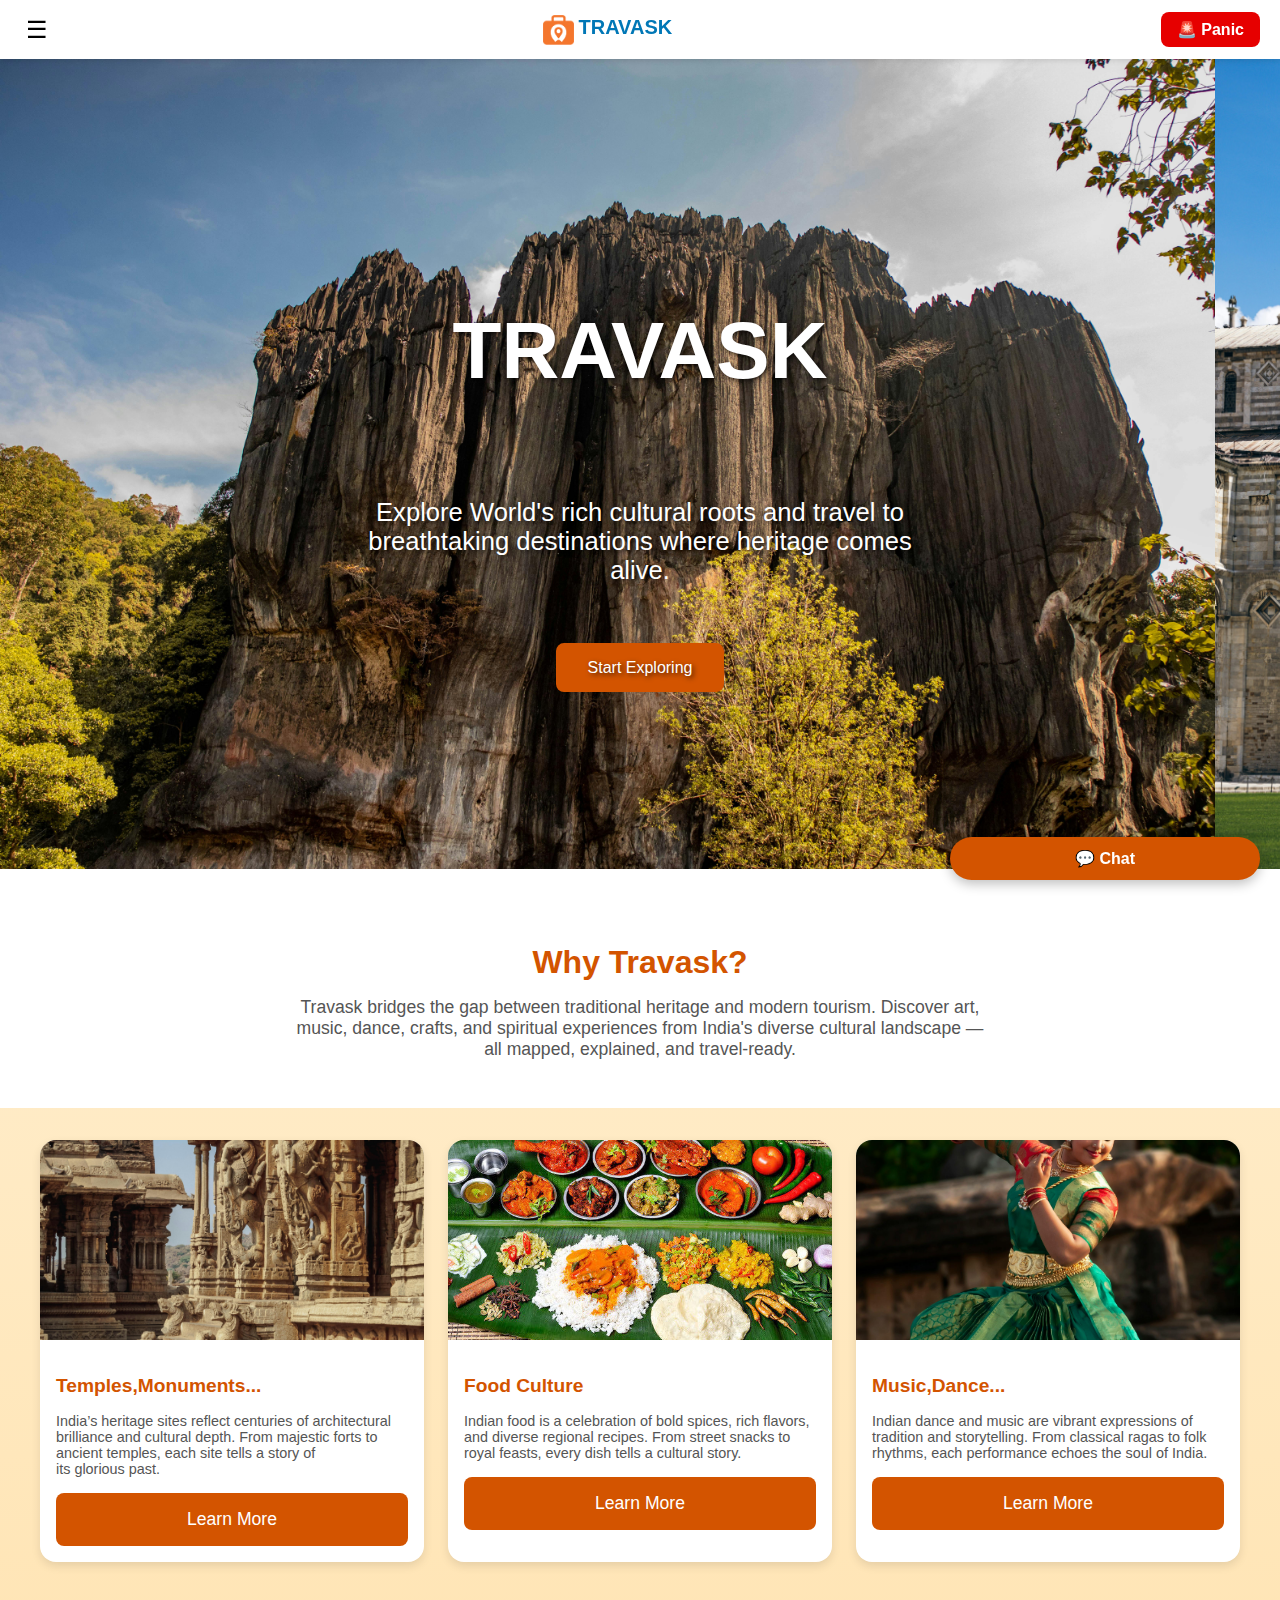
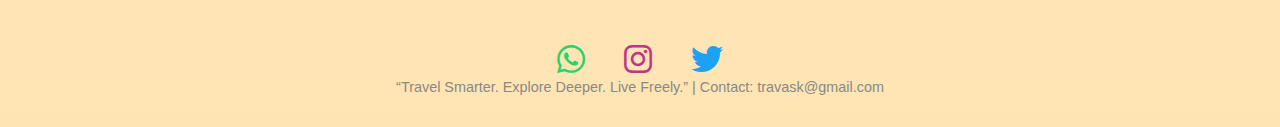
<file: index.html>
<!DOCTYPE html>
<html lang="en">
<head>
  <meta charset="UTF-8" />
  <meta name="viewport" content="width=device-width, initial-scale=1.0" />
  <title>CultureConnect</title>
  <link rel="icon" href="logo1.png" type="image/png">
  <link rel="stylesheet" href="https://cdnjs.cloudflare.com/ajax/libs/font-awesome/6.0.0-beta3/css/all.min.css">
  <link rel="stylesheet" href="style.css">
</head>
<body>
    <header class="navbar">
        <div class="nav-left">
          <button class="menu-btn" onclick="toggleMenu()">&#9776;</button> <!-- Menu Icon -->
        </div>
        <div class="dropdown-menu" id="dropdownMenu">
  <a href="index.html">Home</a>
  <a href="temples.html">Temple</a>
  <a href="dance.html">Dance</a>
  <a href="food.html">Food</a>
  <a href="monuments.html">Monuments</a>
</div>

        <div class="nav-center">
            <img src="logo1.png" alt="Travask Logo" style="height: 30px; vertical-align: middle;">
          <span class="logo"> TRAVASK </span>
        </div>
        <div class="nav-right">          
      <div class="panic-dropdown">
        <button class="panic-button">🚨 Panic</button>
        <div class="panic-dropdown-content">
          <a href="tel:112">Global Emergency: 112</a>
          <a href="tel:911">USA / Canada: 911</a>
          <a href="tel:100">India (Police): 100</a>
          <a href="tel:101">India (Fire): 101</a>
          <a href="tel:102">India (Ambulance): 102</a>
          <a href="tel:999">UK: 999</a>
          <a href="tel:000">Australia: 000</a>
        </div>
      </div>
    </div>
    </header>
  <div class="slider">
    <div class="slides">
      <img src="yana.jpg" alt="Culture Slide 1">
      <img src="egypt.jpg" alt="Culture Slide 3">
      <img src="img2.jpg" alt="Culture Slide 2">
      <img src="paris.jpg" alt="Culture Slide 3">
      <img src="palace.jpg" alt="Culture Slide 3">
      <img src="e1.jpg" alt="Culture Slide 3">
      
      
    </div>
    <div class="slider-text">
      <h1>TRAVASK</h1>
      <p>Explore World's rich cultural roots and travel to breathtaking destinations where heritage comes alive.</p>
      <a href="#about" class="cta-button">Start Exploring</a>
    </div>
  </div>

  <section id="about" class="about">
    <h2>Why Travask?</h2>
    <p>
      Travask bridges the gap between traditional heritage and modern tourism. Discover art, music, dance, crafts, and spiritual experiences from India's diverse cultural landscape — all mapped, explained, and travel-ready.
    </p>
  </section>

  <section class="grid">
    <div class="card">
      <img src="monuments.jpg" alt="Temples,monuments.." />
      <div class="card-content">
        <h2>Temples,Monuments...</h2>
        <p>India’s heritage sites reflect centuries of architectural brilliance and cultural depth. From majestic forts to ancient temples, each site tells a story of its glorious past.</p>
        <a href="temples.html" class="btn">Learn More</a>
      </div>
    </div>

    <div class="card">
      <img src="food.jpg" alt="Food Culture" />
      <div class="card-content">
        <h2>Food Culture</h2>
        <p>Indian food is a celebration of bold spices, rich flavors, and diverse regional recipes. From street snacks to royal feasts, every dish tells a cultural story.</p>
        <a href="food.html" class="btn">Learn More</a>
      </div>
    </div>

    <div class="card">
      <img src="dance.jpg" alt="Music,Dance.." />
      <div class="card-content">
        <h2>Music,Dance...</h2>
        <p>Indian dance and music are vibrant expressions of tradition and storytelling. From classical ragas to folk rhythms, each performance echoes the soul of India.</p>
        <a href="dance.html" class="btn">Learn More</a>
      </div>
    </div>
  </section>

  <footer>
    <div style="text-align: center; margin-top: 1rem;">
        <a href="https://wa.me/91XXXXXXXXXX" target="_blank" style="margin: 0 15px; color: #25D366; font-size: 2rem; text-decoration: none;">
          <i class="fab fa-whatsapp" aria-hidden="true"></i>
        </a>
        <a href="https://www.instagram.com/travask_ai_guide?igsh=d3FzN3NlcDFxM2Vh" target="_blank" style="margin: 0 15px; color: #C13584; font-size: 2rem; text-decoration: none;">
          <i class="fab fa-instagram" aria-hidden="true"></i>
        </a>
        <a href="https://twitter.com/@Travaskaiguide" target="_blank" style="margin: 0 15px; color: #1DA1F2; font-size: 2rem; text-decoration: none;">
            <i class="fab fa-twitter" aria-hidden="true"></i>
          </a>
      </div>
      “Travel Smarter. Explore Deeper. Live Freely.” | Contact: travask@gmail.com
  </footer>
<!-- Fixed Chatbot -->
<div class="chatbot-fixed">
    <div class="chat-toggle" onclick="toggleChat()">
      💬 Chat
    </div>
  
    <div class="chat-box" id="chatBox">
      <div class="chat-header">
        Travask Chatbot
        <span class="chat-close" onclick="toggleChat()">×</span>
      </div>
      <div class="chat-content" id="chatContent">
        <p>👋 Hi! Ask me anything about Indian culture and tourism!</p>
      </div>
      <div class="chat-input">
        <input type="text" id="userInput" placeholder="Type your message..." />
        <button>Send</button>
      </div>
    </div>
  </div>
  <script src="script.js"></script>
</body>
</html>
</file>
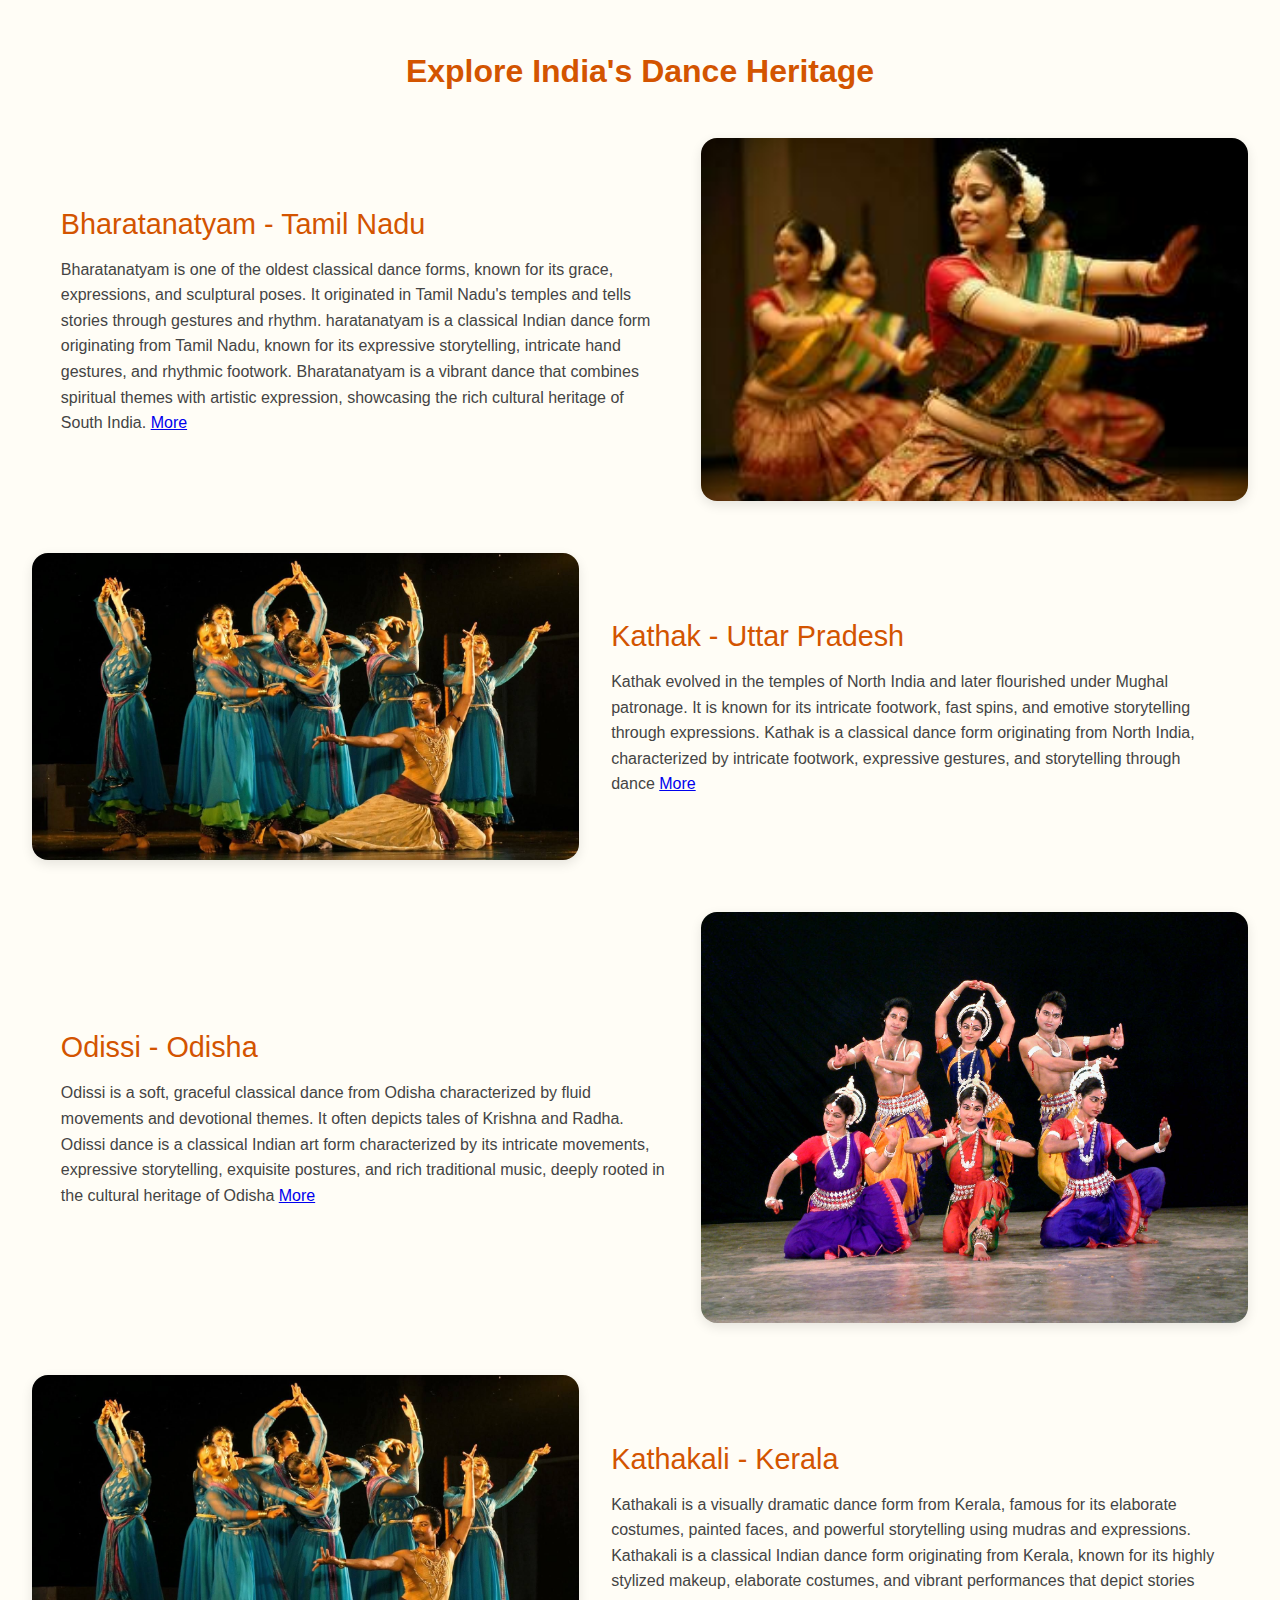
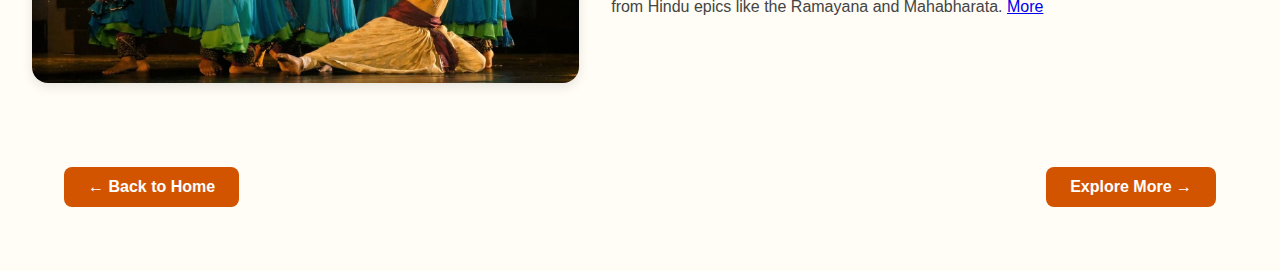
<file: dance.html>
<!DOCTYPE html>
<html lang="en">
<head>
  <meta charset="UTF-8" />
  <meta name="viewport" content="width=device-width, initial-scale=1.0"/>
  <title>Dance Heritage - Travask</title>
  <link rel="icon" href="logo1.png" type="image/png">
  <link rel="stylesheet" href="style.css" />
  <style>
    body {
      font-family: 'Segoe UI', sans-serif;
      margin: 0;
      background: #fffdf6;
      color: #333;
      padding: 2rem;
    }

    h1 {
      text-align: center;
      color: #d35400;
      margin-bottom: 3rem;
    }

    .dance-section {
      display: flex;
      align-items: center;
      gap: 2rem;
      margin-bottom: 3rem;
      flex-wrap: wrap;
    }

    .dance-section:nth-child(even) {
      flex-direction: row-reverse;
    }

    .dance-image {
      flex: 1;
      max-width: 45%;
    }

    .dance-image img {
      width: 100%;
      border-radius: 1rem;
      box-shadow: 0 4px 12px rgba(0,0,0,0.1);
    }

    .dance-content {
      flex: 1;
      max-width: 50%;
    }

    .dance-title {
      font-size: 1.8rem;
      color: #d35400;
      margin-bottom: 1rem;
    }

    .dance-description {
      font-size: 1rem;
      line-height: 1.6;
      color: #444;
    }

    .back-btn {
      display: inline-block;
      margin-top: 2rem;
      padding: 0.7rem 1.5rem;
      background-color: #d35400;
      color: #fff;
      text-decoration: none;
      border-radius: 0.5rem;
      font-weight: bold;
    }

    @media (max-width: 768px) {
      .dance-section {
        flex-direction: column !important;
      }

      .dance-image, .dance-content {
        max-width: 100%;
      }
    }
  </style>
</head>
<body>

  <h1>Explore India's Dance Heritage</h1>

  <!-- Bharatanatyam -->
  <div class="dance-section">
    <div class="dance-image">
      <img src="bharatanatyam.jpg" alt="Bharatanatyam Dance" />
    </div>
    <div class="dance-content">
      <div class="dance-title">Bharatanatyam - Tamil Nadu</div>
      <div class="dance-description">
        Bharatanatyam is one of the oldest classical dance forms, known for its grace, expressions, and sculptural poses. It originated in Tamil Nadu's temples and tells stories through gestures and rhythm.
        haratanatyam is a classical Indian dance form originating from Tamil Nadu, known for its expressive storytelling, intricate hand gestures, and rhythmic footwork.
Bharatanatyam is a vibrant dance that combines spiritual themes with artistic expression, showcasing the rich cultural heritage of South India.
<a href="https://en.wikipedia.org/wiki/Bharatanatyam" target="_blank">More</a>
</div>
    </div>
  </div>

  <!-- Kathak -->
  <div class="dance-section">
    <div class="dance-image">
      <img src="kathakk.jpg" alt="Kathak Dance" />
    </div>
    <div class="dance-content">
      <div class="dance-title">Kathak - Uttar Pradesh</div>
      <div class="dance-description">
        Kathak evolved in the temples of North India and later flourished under Mughal patronage. It is known for its intricate footwork, fast spins, and emotive storytelling through expressions.
Kathak is a classical dance form originating from North India, characterized by intricate footwork, expressive gestures, and storytelling through dance
<a href="https://en.wikipedia.org/wiki/Kathak" target="_blank">More</a>
</div>
    </div>
  </div>

  <!-- Odissi -->
  <div class="dance-section">
    <div class="dance-image">
      <img src="odissi.jpg" alt="Odissi Dance" />
    </div>
    <div class="dance-content">
      <div class="dance-title">Odissi - Odisha</div>
      <div class="dance-description">
        Odissi is a soft, graceful classical dance from Odisha characterized by fluid movements and devotional themes. It often depicts tales of Krishna and Radha.
Odissi dance is a classical Indian art form characterized by its intricate movements, expressive storytelling, exquisite postures, and rich traditional music, deeply rooted in the cultural heritage of Odisha
<a href="https://en.wikipedia.org/wiki/Odissi" target="_blank">More</a>
</div>
    </div>
  </div>

  <!-- Kathakali -->
  <div class="dance-section">
    <div class="dance-image">
      <img src="kathakk.jpg" alt="Kathakali Dance" />
    </div>
    <div class="dance-content">
      <div class="dance-title">Kathakali - Kerala</div>
      <div class="dance-description">
        Kathakali is a visually dramatic dance form from Kerala, famous for its elaborate costumes, painted faces, and powerful storytelling using mudras and expressions.
        Kathakali is a classical Indian dance form originating from Kerala, known for its highly stylized makeup, elaborate costumes, and vibrant performances that depict stories from Hindu epics like the Ramayana and Mahabharata.
        <a href="https://en.wikipedia.org/wiki/Kathakali" target="_blank">More</a>
      </div>
    </div>
  </div>

  <!-- Navigation Buttons -->
  <div style="display: flex; justify-content: space-between; align-items: center; margin: 2rem;">
    <a href="index.html" class="back-btn">← Back to Home</a>
    <a href="https://en.wikipedia.org/wiki/Dance_in_India" class="back-btn" target="_blank">Explore More →</a>
  </div>

</body>
</html>
</file>
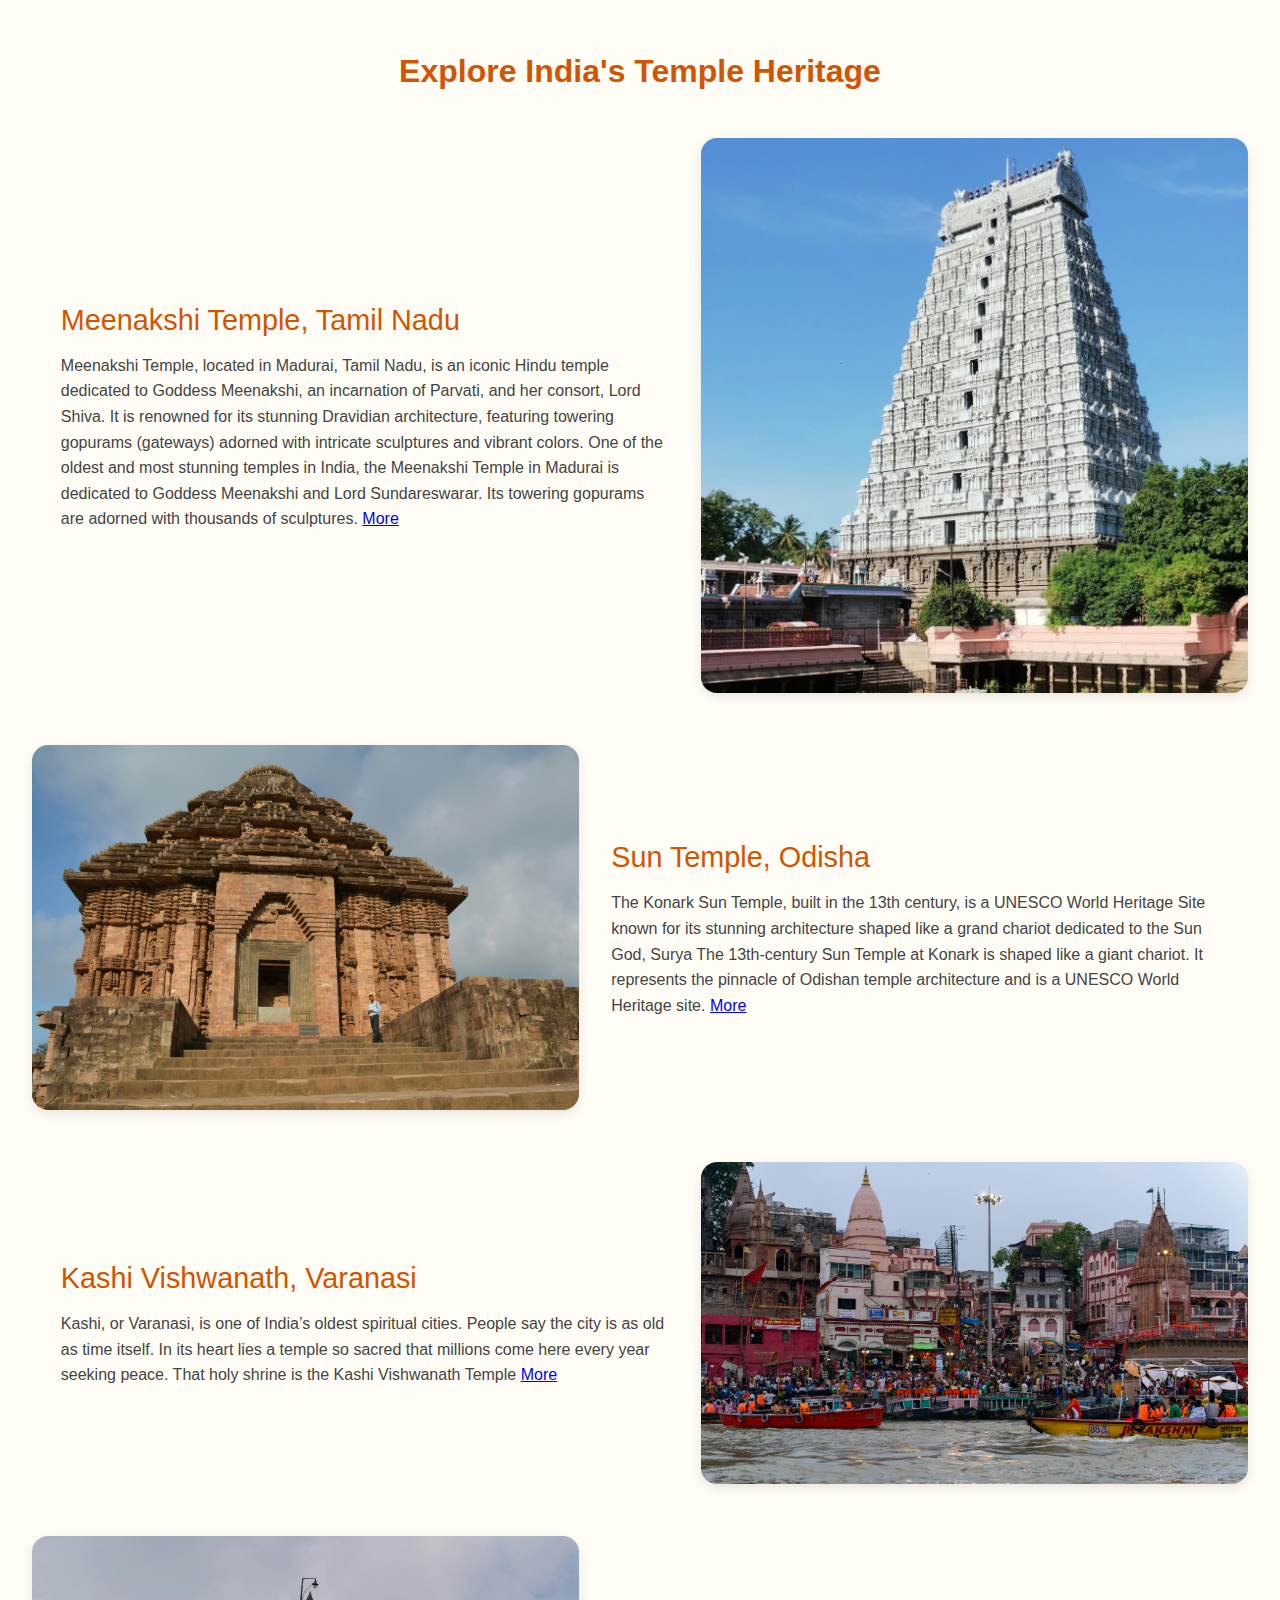
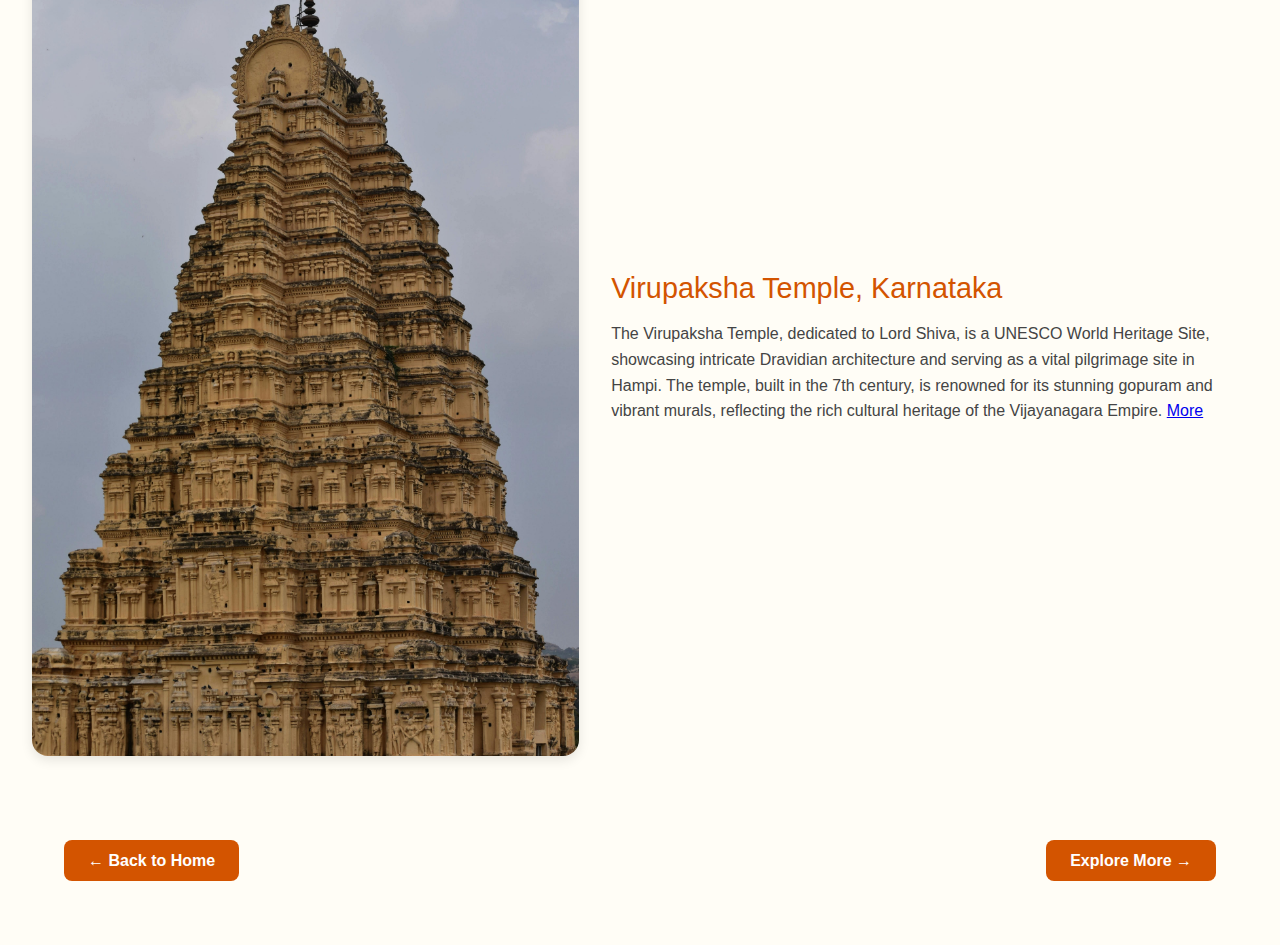
<file: temples.html>
<!DOCTYPE html>
<html lang="en">
<head>
  <meta charset="UTF-8" />
  <meta name="viewport" content="width=device-width, initial-scale=1.0"/>
  <title>Temple Heritage - Travask</title>
  <link rel="icon" href="logo1.png" type="image/png">
  <link rel="stylesheet" href="style.css" />
  <style>
    body {
      font-family: 'Segoe UI', sans-serif;
      margin: 0;
      background: #fffdf6;
      color: #333;
      padding: 2rem;
    }

    h1 {
      text-align: center;
      color:  #d35400;
      margin-bottom: 3rem;
    }

    .temple-section {
      display: flex;
      align-items: center;
      gap: 2rem;
      margin-bottom: 3rem;
      flex-wrap: wrap;
    }

    .temple-section:nth-child(even) {
      flex-direction: row-reverse;
    }

    .temple-image {
      flex: 1;
      max-width: 45%;
    }

    .temple-image img {
      width: 100%;
      border-radius: 1rem;
      box-shadow: 0 4px 12px rgba(0,0,0,0.1);
    }

    .temple-content {
      flex: 1;
      max-width: 50%;
    }

    .temple-title {
      font-size: 1.8rem;
      color:  #d35400;
      margin-bottom: 1rem;
    }

    .temple-description {
      font-size: 1rem;
      line-height: 1.6;
      color: #444;
    }

    .back-btn {
      display: inline-block;
      margin-top: 2rem;
      padding: 0.7rem 1.5rem;
      background-color:  #d35400;
      color: #fff;
      text-decoration: none;
      border-radius: 0.5rem;
      font-weight: bold;
    }

    @media (max-width: 768px) {
      .temple-section {
        flex-direction: column !important;
      }

      .temple-image, .temple-content {
        max-width: 100%;
      }
    }
  </style>
</head>
<body>

  <h1>Explore India's Temple Heritage</h1>

  <!-- Tamil Nadu -->
  <div class="temple-section">
    <div class="temple-image">
      <img src="meenakshi.jpg" alt="Meenakshi Temple, Tamil Nadu" />
    </div>
    <div class="temple-content">
      <div class="temple-title">Meenakshi Temple, Tamil Nadu</div>
      <div class="temple-description">
        Meenakshi Temple, located in Madurai, Tamil Nadu, is an iconic Hindu temple dedicated to Goddess Meenakshi, an incarnation of Parvati, and her consort, Lord Shiva. It is renowned for its stunning Dravidian architecture, featuring towering gopurams (gateways) adorned with intricate sculptures and vibrant colors. One of the oldest and most stunning temples in India, the Meenakshi Temple in Madurai is dedicated to Goddess Meenakshi and Lord Sundareswarar. Its towering gopurams are adorned with thousands of sculptures.
        <a href="https://en.wikipedia.org/wiki/Meenakshi_Temple" target="_blank">More</a></div>
      </div>
    </div>
  </div>

  <!-- Odisha -->
  <div class="temple-section">
    <div class="temple-image">
      <img src="suntemple.jpg" alt="Sun Temple, Odisha" />
    </div>
    <div class="temple-content">
      <div class="temple-title">Sun Temple, Odisha</div>
      <div class="temple-description">
        The Konark Sun Temple, built in the 13th century, is a UNESCO World Heritage Site known for its stunning architecture shaped like a grand chariot dedicated to the Sun God, Surya
        The 13th-century Sun Temple at Konark is shaped like a giant chariot. It represents the pinnacle of Odishan temple architecture and is a UNESCO World Heritage site.
        <a href="https://en.wikipedia.org/wiki/Konark_Sun_Temple" target="_blank">More</a></div>
    </div>
  </div>

  <!-- Uttar Pradesh -->
  <div class="temple-section">
    <div class="temple-image">
      <img src="kashi.jpg" alt="Kashi Vishwanath, Varanasi" />
    </div>
    <div class="temple-content">
      <div class="temple-title">Kashi Vishwanath, Varanasi</div>
      <div class="temple-description">
        Kashi, or Varanasi, is one of India’s oldest spiritual cities. People say the city is as old as time itself. In its heart lies a temple so sacred that millions come here every year seeking peace. That holy shrine is the Kashi Vishwanath Temple
        <a href="https://en.wikipedia.org/wiki/Kashi_Vishwanath_Temple" target="_blank">More</a></div>
      </div>
    </div>
  </div>

  <!-- Karnataka -->
  <div class="temple-section">
    <div class="temple-image">
      <img src="virupaksha.jpg" alt="Virupaksha Temple, Hampi" />
    </div>
    <div class="temple-content">
      <div class="temple-title">Virupaksha Temple, Karnataka</div>
      <div class="temple-description">
        The Virupaksha Temple, dedicated to Lord Shiva, is a UNESCO World Heritage Site, showcasing intricate Dravidian architecture and serving as a vital pilgrimage site in Hampi.
The temple, built in the 7th century, is renowned for its stunning gopuram and vibrant murals, reflecting the rich cultural heritage of the Vijayanagara Empire.
<a href="https://en.wikipedia.org/wiki/Virupaksha_Temple,_Hampi" target="_blank">More</a></div>
 </div>
    </div>
  </div>

  <!-- Navigation Buttons -->
  <div style="display: flex; justify-content: space-between; align-items: center; margin: 2rem;">
    <a href="index.html" class="back-btn">← Back to Home</a>
    <a href="https://en.wikipedia.org/wiki/List_of_Hindu_temples_in_India" class="back-btn" style="background-color:  #d35400;" target="_blank">Explore More →</a>

  </div>

</body>
</html>
</file>
<file: style.css>
/* Dropdown Menu Styling */
.dropdown-menu {
  display: none;
  position: absolute;
  top: 100px;
  left: 10px;
  background-color: rgba(0, 0, 0, 0.6);  /* Transparent Background */
  border-radius: 12px;
  padding: 15px 20px;
  z-index: 1000;
  width: 180px;  /* Bigger Size */
  box-shadow: 0 8px 16px rgba(0,0,0,0.3);
  backdrop-filter: blur(4px); /* Glass Effect */
}

.dropdown-menu a {
  display: block;
  color: #fff;
  font-size: 18px;
  padding: 12px 10px;
  text-decoration: none;
  border-bottom: 1px solid rgba(255, 255, 255, 0.2);
  transition: background 0.3s, transform 0.2s;
}

.dropdown-menu a:last-child {
  border-bottom: none;
}

.dropdown-menu a:hover {
  background: rgba(255, 255, 255, 0.2);
  transform: translateX(5px);
}

.navbar {
  display: flex;
  justify-content: space-between;
  align-items: center;
  padding: 12px 20px;
  background-color: #ffffff;
  box-shadow: 0 2px 5px rgba(0,0,0,0.1);
  position: sticky;
  top: 0;
  z-index: 1000;
}

.nav-left .menu-btn {
  font-size: 24px;
  background: none;
  border: none;
  cursor: pointer;
}

.nav-center .logo {
  font-size: 20px;
  font-weight: bold;
  color: #0077b6; /* Travask Theme Color */
}


    body {
      margin: 0;
      font-family: 'Segoe UI', sans-serif;
      background: linear-gradient(to bottom, #fff7e6, #ffe4b3);
      color: #333;
    }
    .slider {
      position: relative;
      overflow: hidden;
      height: 90vh;
    }
    .slides {
      display: flex;
      width: 300%;
      height: 100%;
      animation: slide 50s infinite;
      transition: transform 0.8s ease-in-out 0.2s;
    }
    .slides img {
      width: 100vw;
      height: 100%;
      object-fit: cover;
    }
    @keyframes slide {
      0% { transform: translateX(0); }
      33% { transform: translateX(-100vw); }
      66% { transform: translateX(-200vw); }
      100% { transform: translateX(0); }
    }
    .slider-text {
      position: absolute;
      top: 50%;
      left: 50%;
      transform: translate(-50%, -50%);
      text-align: center;
      color: white;
      text-shadow: 2px 2px 5px rgba(0,0,0,0.7);
    }
    .slider-text h1 {
      font-size: 5rem;
    }
    .slider-text p {
      font-size: 1.6rem;
      padding: 3rem;
    }
    .cta-button {
      margin-top: 2rem;
      padding: 1rem 2rem;
      font-size: 1rem;
      background: #d35400;
      color: white;
      border: none;
      border-radius: 0.5rem;
      cursor: pointer;
      text-decoration: none;
    }
    section.about {
      padding: 3rem 2rem;
      text-align: center;
      background: #fff;
    }
    section.about h2 {
      color: #d35400;
      font-size: 2rem;
      margin-bottom: 1rem;
    }
    section.about p {
      font-size: 1.1rem;
      max-width: 700px;
      margin: auto;
      color: #555;
    }
    .grid {
      display: grid;
      grid-template-columns: repeat(auto-fit, minmax(280px, 1fr));
      gap: 1.5rem;
      padding: 2rem;
      max-width: 1200px;
      margin: auto;
    }
    .card {
      background: #fff;
      border-radius: 1rem;
      overflow: hidden;
      box-shadow: 0 4px 10px rgba(0, 0, 0, 0.1);
      transition: transform 0.3s ease;
    }
    .card:hover {
      transform: translateY(-5px);
    }
    .card img {
      width: 100%;
      height: 200px;
      object-fit: cover;
    }
    .card-content {
      padding: 1rem;
    }
    .card-content h2 {
      font-size: 1.2rem;
      color: #d35400;
    }
    .card-content p {
      font-size: 0.9rem;
      color: #555;
      margin-top: 0.5rem;
    }
    .btn {
  display: block;
  width: 100%;
  margin-top: 1rem;
  padding: 1rem 0;       /* Taller button */
  font-size: 1.1rem;
  text-align: center;
  background: #d35400;
  color: white;
  border: none;
  border-radius: 0.5rem;
  cursor: pointer;
  text-decoration: none;
}
    footer {
      text-align: center;
      padding: 2rem;
      font-size: 0.9rem;
      color: #888;
    }
.chatbot-fixed {
  position: fixed;
  bottom: 20px;
  right: 20px;
  z-index: 9999;
  font-family: 'Segoe UI', sans-serif;
}

.chat-toggle {
  background: #d35400;
  color: white;
  padding: 0.75rem 1.25rem;
  width: 270px;
  text-align: center;
  border-radius: 25px;
  cursor: pointer;
  font-weight: bold;
  box-shadow: 0 4px 12px rgba(0, 0, 0, 0.25);
  transition: background 0.3s;
}

.chat-toggle:hover {
  background: #b84300;
}

.chat-box {
  width: 340px;
  height: 400px;
  background: #fff;
  border-radius: 1rem;
  box-shadow: 0 6px 15px rgba(0, 0, 0, 0.3);
  display: none;
  flex-direction: column;
  overflow: hidden;
  position: absolute;
  bottom: 60px;
  right: 0;
}

.chat-header {
  background: #d35400;
  color: white;
  padding: 1rem;
  font-size: 1rem;
  font-weight: bold;
  display: flex;
  justify-content: space-between;
  align-items: center;
}

.chat-close {
  cursor: pointer;
  font-size: 1.2rem;
}

.chat-content {
  padding: 1rem;
  flex: 1;
  overflow-y: auto;
  font-size: 0.95rem;
  color: #333;
}

.chat-input {
  display: flex;
  border-top: 1px solid #ddd;
  padding: 0.5rem;
}

.chat-input input {
  flex: 1;
  padding: 0.5rem;
  font-size: 1rem;
  border: 1px solid #ccc;
  border-radius: 0.5rem;
  outline: none;
}

.chat-input button {
  margin-left: 0.5rem;
  background: #d35400;
  color: white;
  border: none;
  padding: 0.5rem 1rem;
  font-weight: bold;
  border-radius: 0.5rem;
  cursor: pointer;
}

html {
  scroll-behavior: smooth;
}

.chat-bubble {
  max-width: 80%;
  margin: 10px 0;
  padding: 10px;
  border-radius: 15px;
  display: flex;
  flex-direction: column;
  word-wrap: break-word;
}

.chat-bubble.user {
  background-color: #ffe4cc;
  align-self: flex-end;
  border-bottom-right-radius: 0;
}

.chat-bubble.bot {
  background-color: #f3f3f3;
  align-self: flex-start;
  border-bottom-left-radius: 0;
}

.bubble-content {
  display: flex;
  flex-direction: column;
}

.bubble-content strong {
  font-size: 0.9rem;
  color: #444;
}

.timestamp {
  font-size: 0.75rem;
  color: #888;
  margin-top: 2px;
  margin-bottom: 6px;
}

.text {
  font-size: 1rem;
  color: #333;
  line-height: 1.5;
  white-space: pre-line; /* ✨ Maintains line breaks */
}
.dropdown, .chatbox {
  display: none;
}

.show {
  display: block;
}
.panic-button {
  background-color: #e60000;
  color: white;
  border: none;
  padding: 8px 16px;
  border-radius: 8px;
  font-weight: bold;
  cursor: pointer;
  font-size: 1rem;
  transition: background-color 0.3s ease;
}

.panic-button:hover {
  background-color: #cc0000;
}
  .panic-dropdown {
    position: relative;
    display: inline-block;
  }

  .panic-button {
    background-color: #e60000;
    color: white;
    border: none;
    padding: 8px 16px;
    border-radius: 8px;
    font-weight: bold;
    cursor: pointer;
    font-size: 1rem;
  }

  .panic-dropdown-content {
    display: none;
    position: absolute;
    background-color: #fff;
    min-width: 200px;
    box-shadow: 0 4px 10px rgba(0, 0, 0, 0.1);
    z-index: 1;
    right: 0;
    border-radius: 8px;
    overflow: hidden;
    border: 1px solid #ccc;
  }

  .panic-dropdown-content a {
    color: black;
    padding: 10px 15px;
    text-decoration: none;
    display: block;
    transition: background 0.3s;
  }

  .panic-dropdown-content a:hover {
    background-color: #f2f2f2;
  }

  .panic-dropdown:hover .panic-dropdown-content {
    display: block;
  }
</file>
